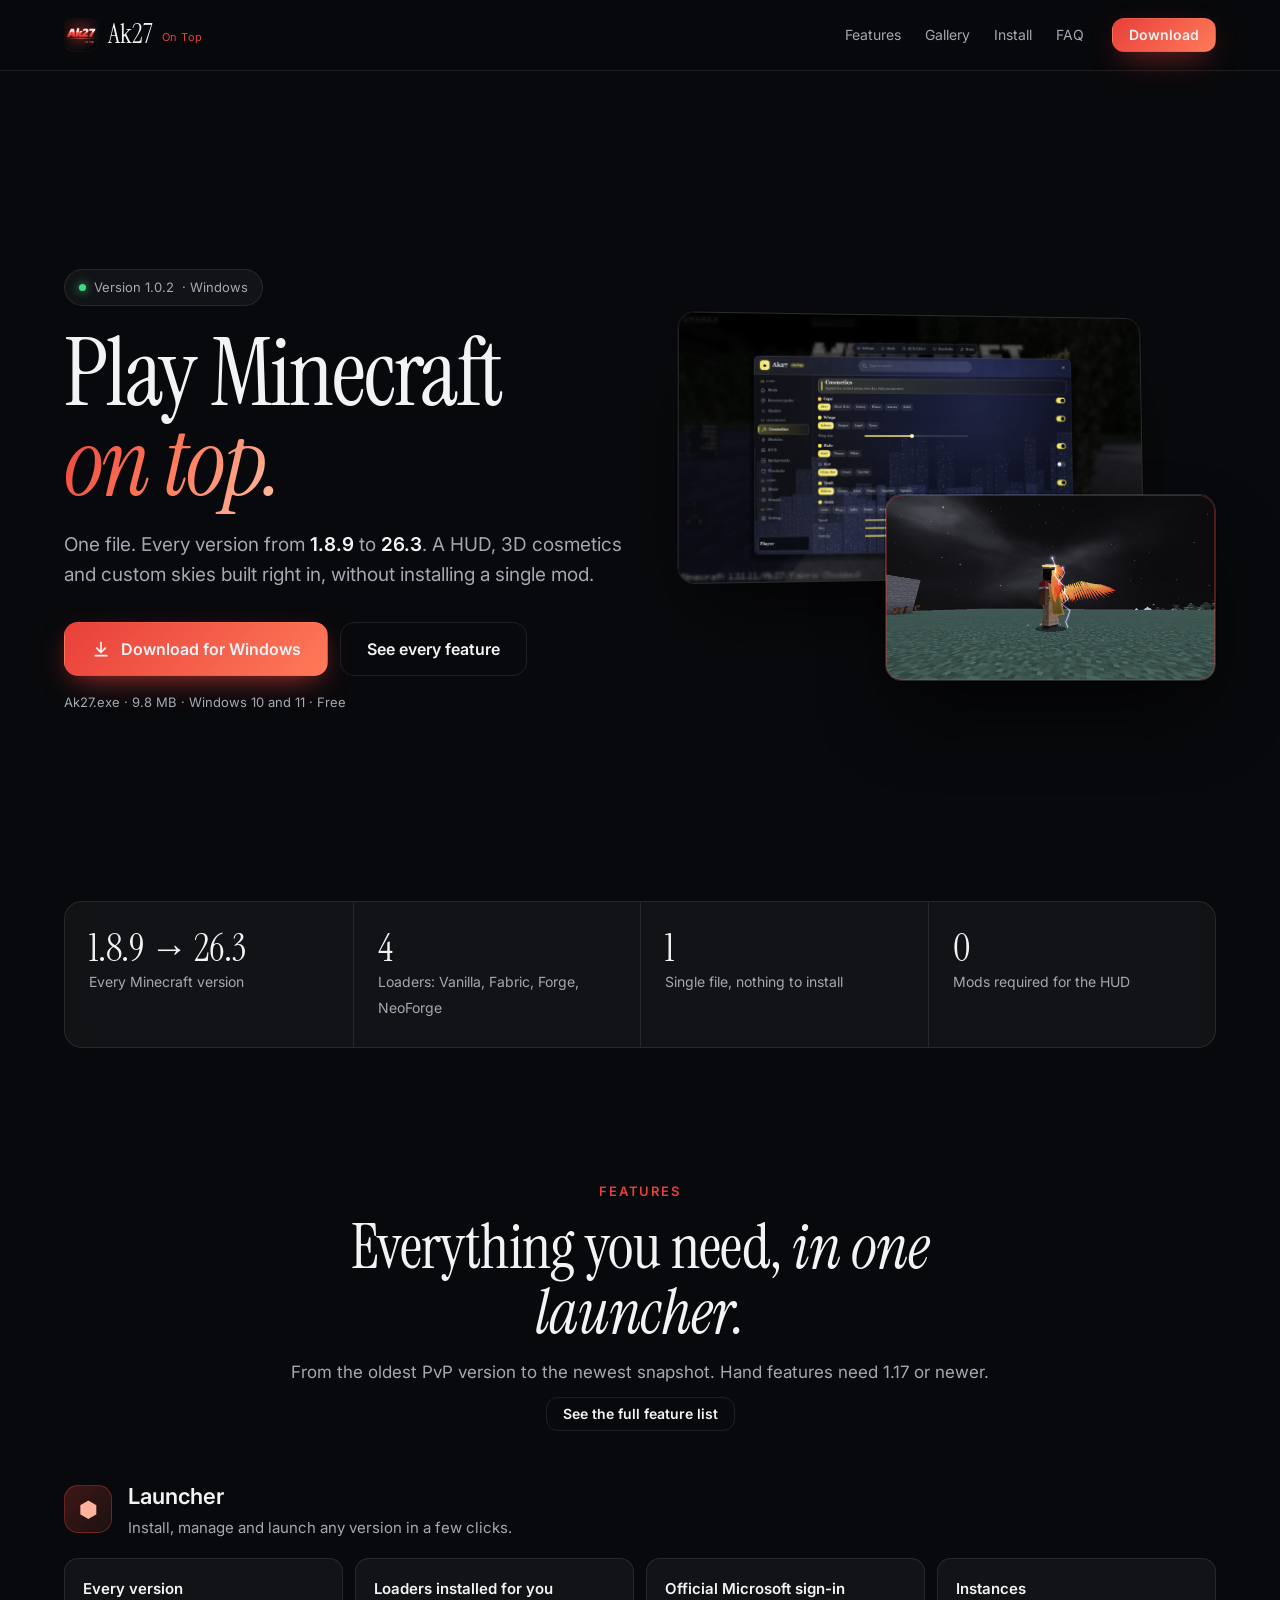
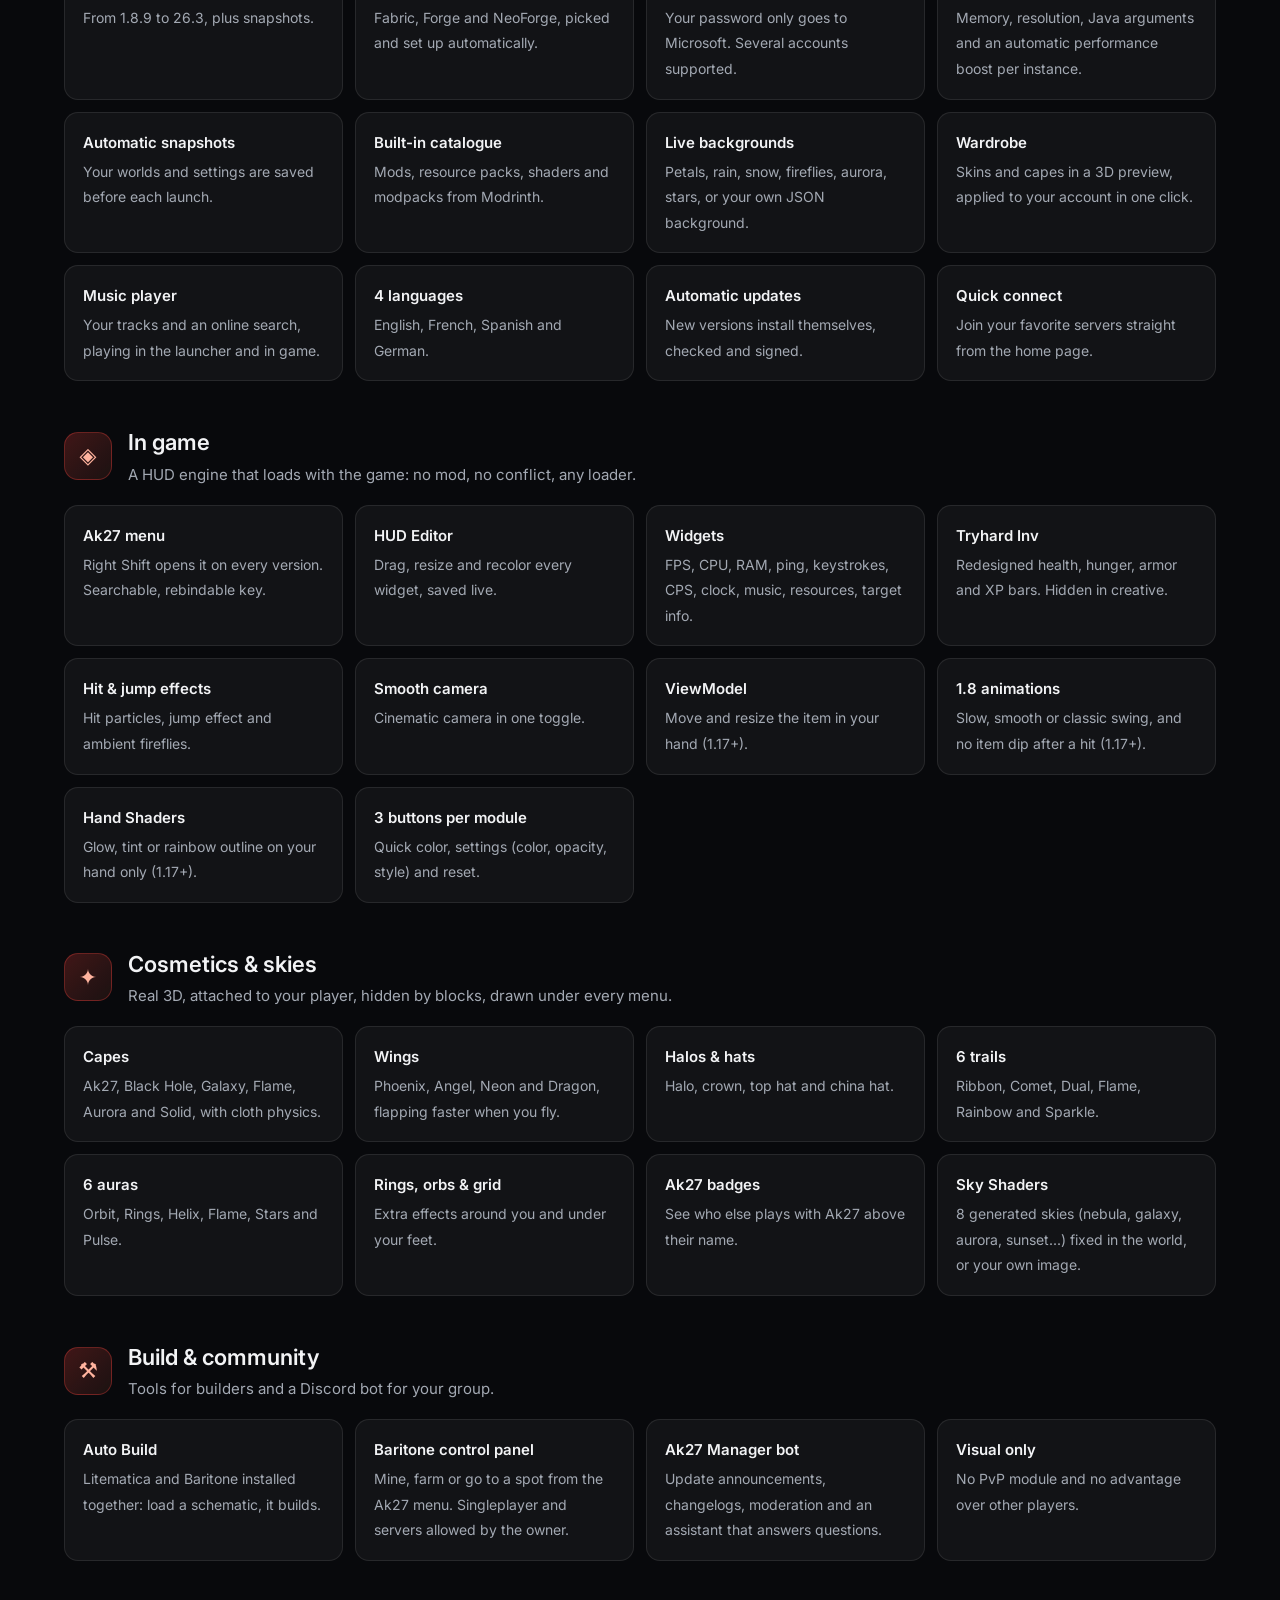
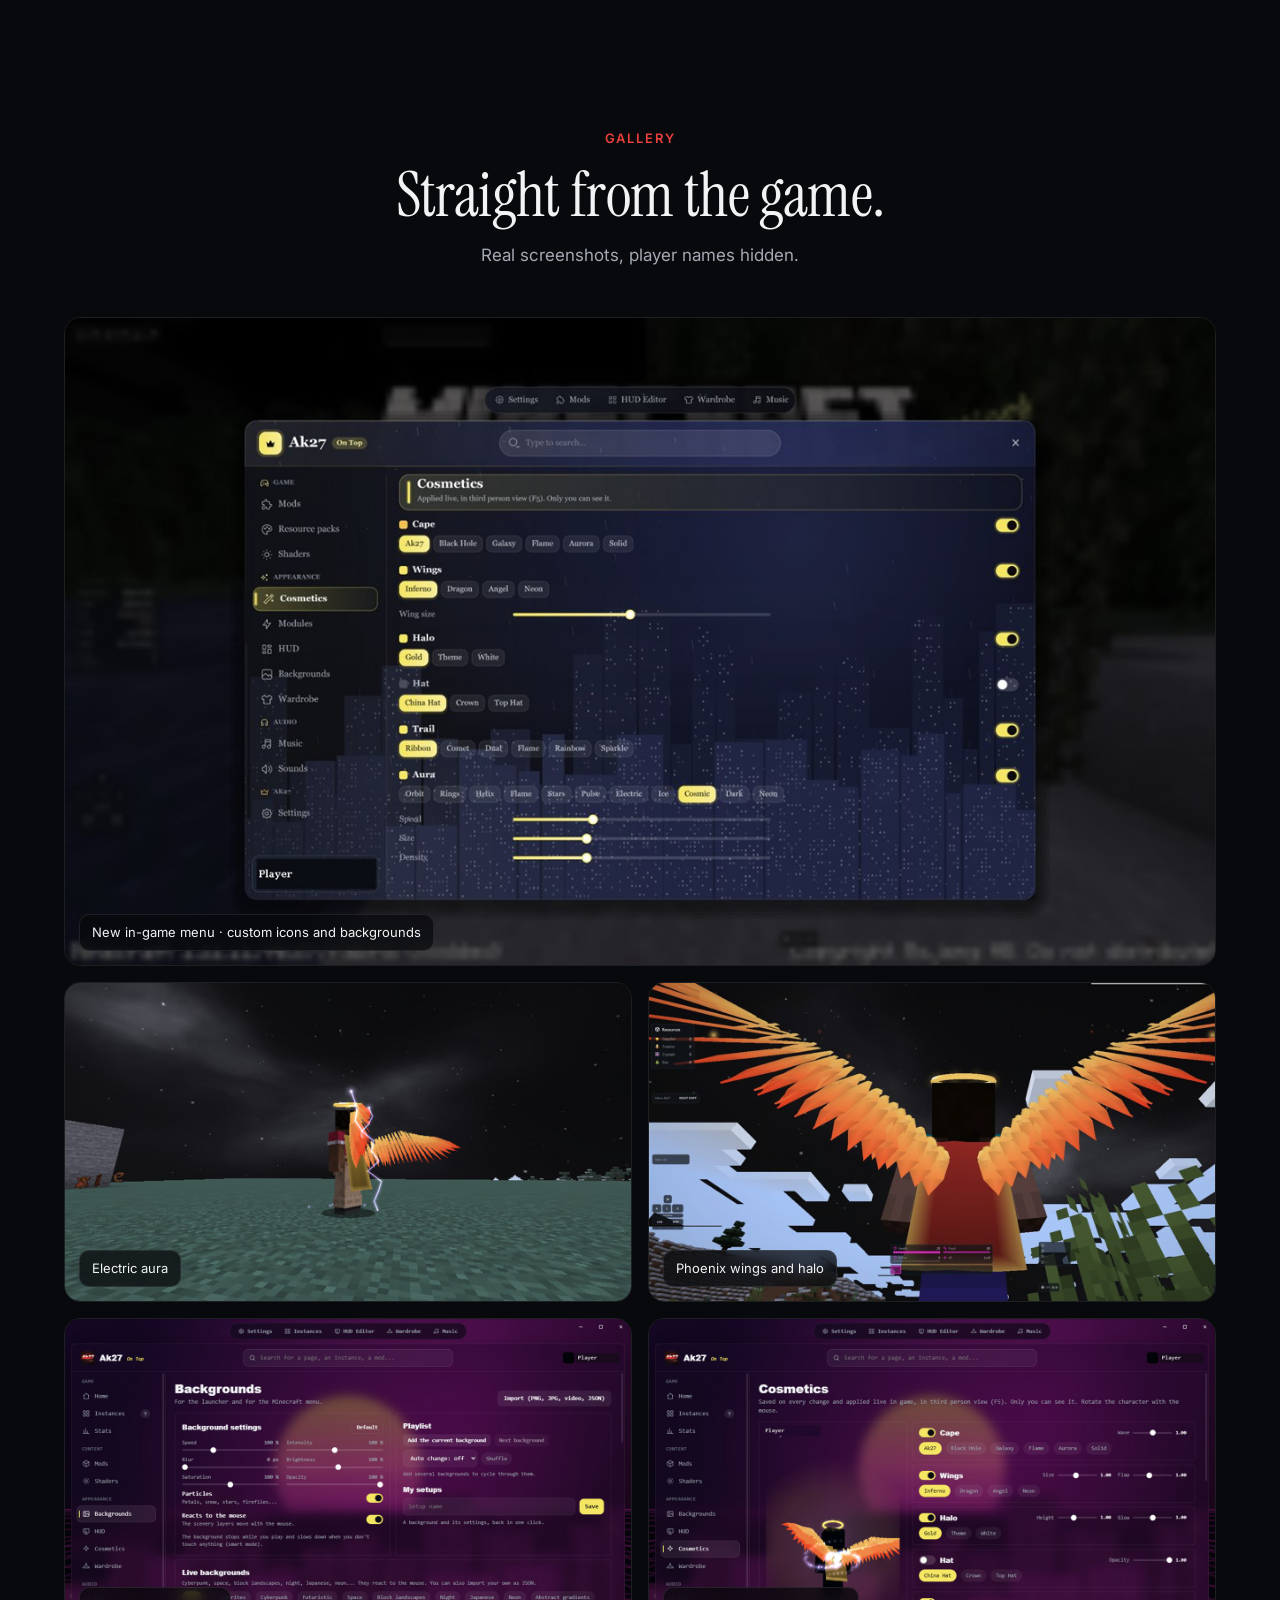
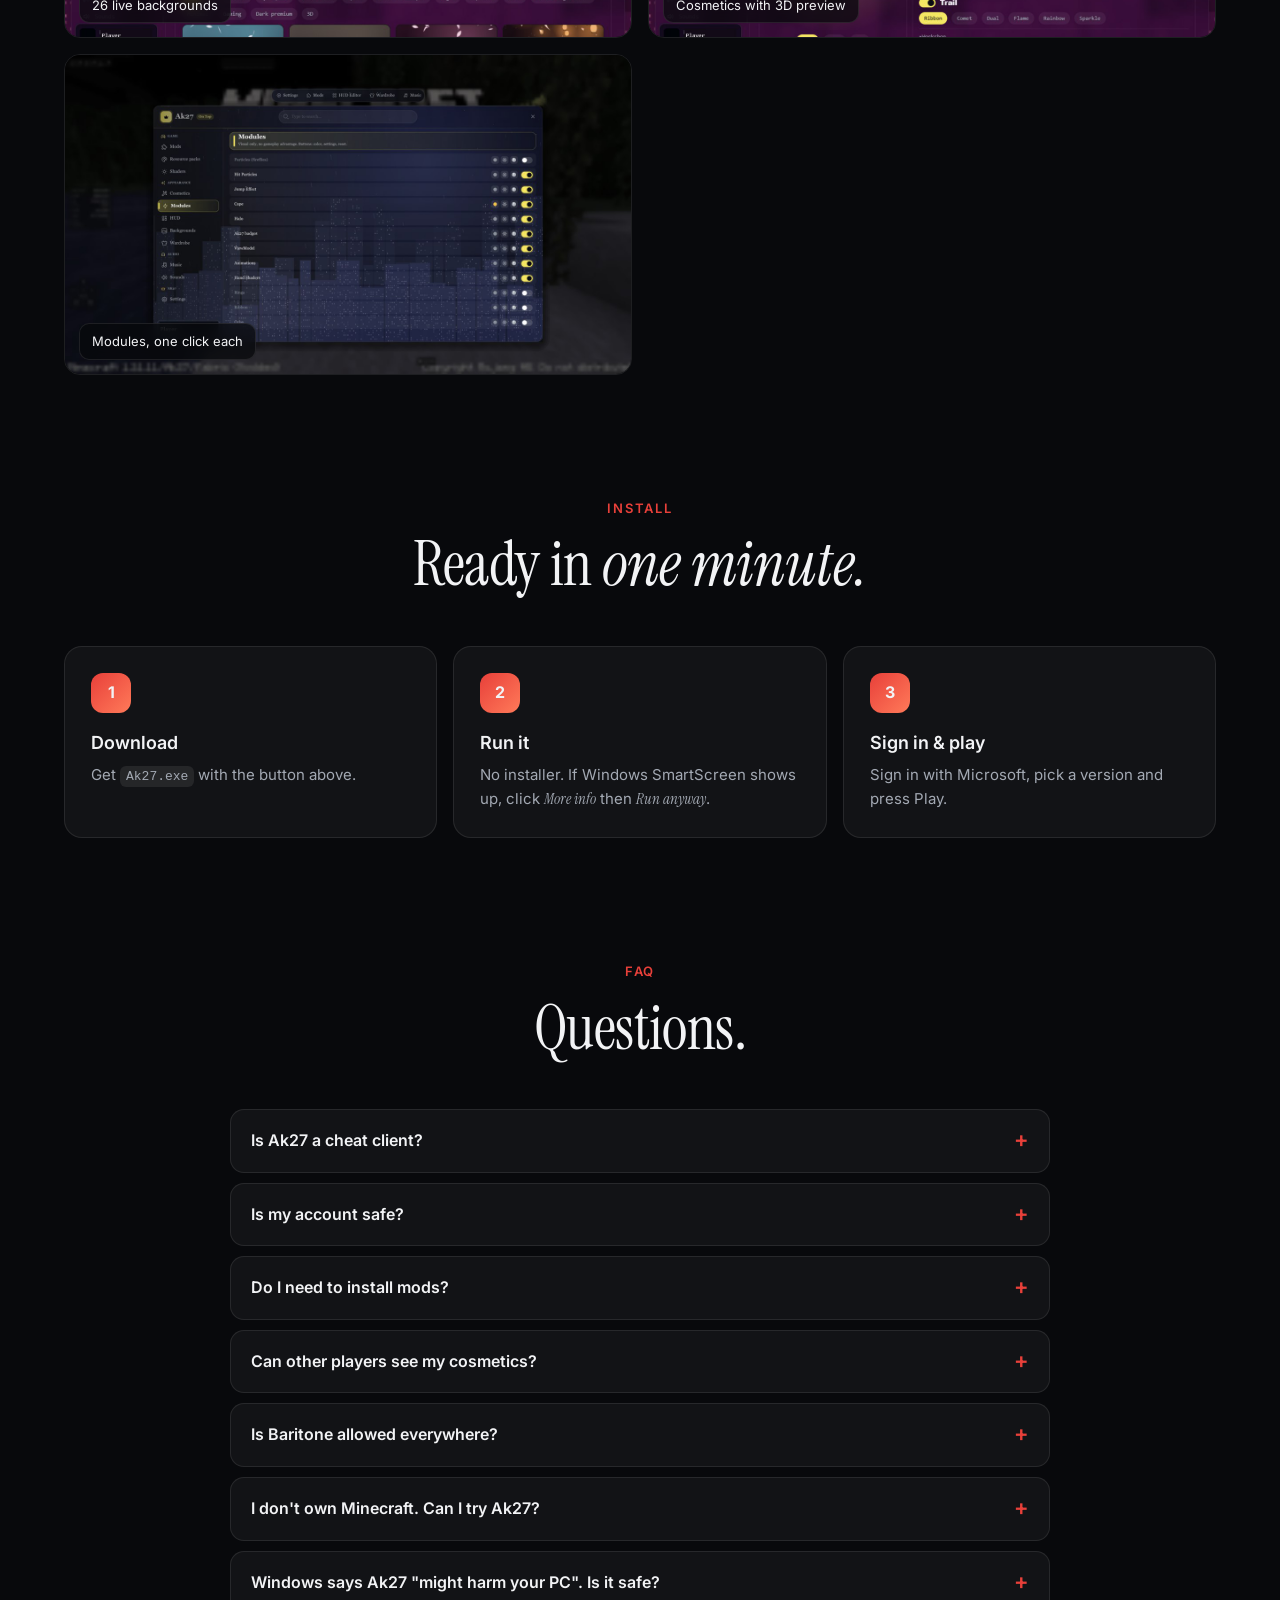
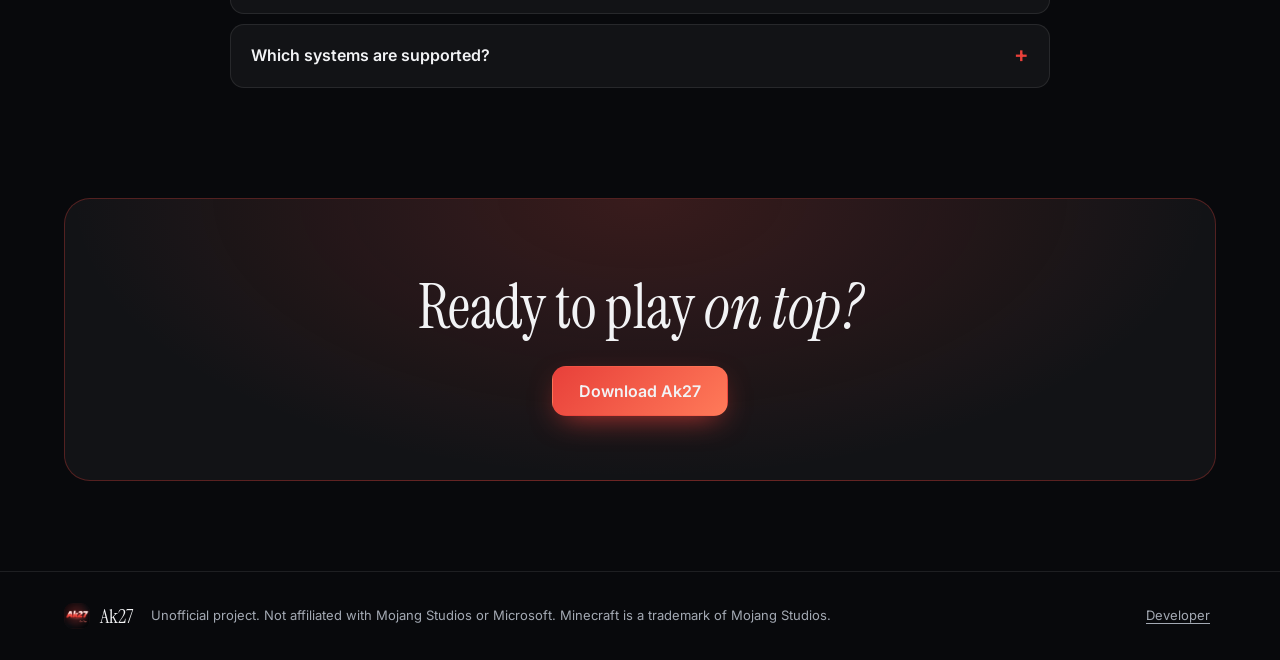
<file: index.html>
<!doctype html>
<html lang="en">
<head>
<meta charset="utf-8">
<meta name="viewport" content="width=device-width, initial-scale=1">
<title>Ak27 — On Top</title>
<meta name="description" content="Ak27 is a Minecraft launcher for Windows: one file, every version from 1.8.9 to 26.3, a built-in HUD engine, 3D cosmetics and custom skies.">
<meta property="og:title" content="Ak27 — On Top">
<meta property="og:description" content="One file. Every version from 1.8.9 to 26.3. HUD, 3D cosmetics and skies, without a single mod.">
<meta property="og:image" content="img/aura.jpg">
<meta name="theme-color" content="#08090c">
<link rel="icon" href="img/logo.png">
<link rel="preconnect" href="https://fonts.googleapis.com">
<link rel="preconnect" href="https://fonts.gstatic.com" crossorigin>
<link href="https://fonts.googleapis.com/css2?family=Instrument+Serif:ital@0;1&family=Inter:wght@400;500;600;700&display=swap" rel="stylesheet">
<link rel="stylesheet" href="style.css">
</head>
<body>
<canvas id="stars" aria-hidden="true"></canvas>
<div class="glow g1" aria-hidden="true"></div>
<div class="glow g2" aria-hidden="true"></div>

<header class="nav">
  <a class="brand" href="#top"><img src="img/logo.png" alt="" width="34" height="34"><span>Ak27</span><em>On Top</em></a>
  <nav>
    <a href="#features">Features</a>
    <a href="#gallery">Gallery</a>
    <a href="#install">Install</a>
    <a href="#faq">FAQ</a>
  </nav>
  <a class="btn sm pri dl" href="#download">Download</a>
</header>

<main id="top">
  <section class="hero">
    <div class="hero-text reveal">
      <span class="pill"><span class="dot"></span> <span data-ver>Version 1.0.2</span> · Windows</span>
      <h1>Play Minecraft<br><i>on top.</i></h1>
      <p class="lead">One file. Every version from <b>1.8.9</b> to <b>26.3</b>. A HUD, 3D cosmetics and custom skies built right in, without installing a single mod.</p>
      <div class="cta">
        <a class="btn pri big dl" id="download" href="https://github.com/wizzardblabla/ak27-site/releases/latest/download/Ak27.exe">
          <svg viewBox="0 0 24 24" width="20" height="20" aria-hidden="true"><path fill="currentColor" d="M12 3a1 1 0 0 1 1 1v9.6l3.3-3.3a1 1 0 1 1 1.4 1.4l-5 5a1 1 0 0 1-1.4 0l-5-5a1 1 0 1 1 1.4-1.4l3.3 3.3V4a1 1 0 0 1 1-1zM5 19h14a1 1 0 1 1 0 2H5a1 1 0 1 1 0-2z"/></svg>
          Download for Windows
        </a>
        <a class="btn ghost big" href="features.html">See every feature</a>
      </div>
      <p class="fine"><span data-size>Ak27.exe · 9.8 MB</span> · Windows 10 and 11 · Free</p>
    </div>
    <div class="hero-shot reveal">
      <div class="frame tilt"><img src="img/menu.jpg" alt="The redesigned Ak27 in-game menu with custom icons on every tab and a night city background" width="1280" height="720"></div>
      <div class="frame float"><img src="img/aura.jpg" alt="A player in third person with the Electric aura, phoenix wings and a golden halo" width="1280" height="720"></div>
    </div>
  </section>

  <section class="stats reveal" aria-label="Ak27 in numbers">
    <div><b>1.8.9 → 26.3</b><span>Every Minecraft version</span></div>
    <div><b>4</b><span>Loaders: Vanilla, Fabric, Forge, NeoForge</span></div>
    <div><b>1</b><span>Single file, nothing to install</span></div>
    <div><b>0</b><span>Mods required for the HUD</span></div>
  </section>

  <section id="features" class="block">
    <div class="head reveal">
      <span class="kicker">Features</span>
      <h2>Everything you need, <i>in one launcher.</i></h2>
      <p>From the oldest PvP version to the newest snapshot. Hand features need 1.17 or newer.</p>
      <p style="margin-top:10px"><a class="btn ghost sm" href="features.html">See the full feature list</a></p>
    </div>

    <div class="group reveal">
      <div class="ghead"><span class="ico">⬢</span><div><h3>Launcher</h3><p>Install, manage and launch any version in a few clicks.</p></div></div>
      <ul class="cards">
        <li><b>Every version</b><span>From 1.8.9 to 26.3, plus snapshots.</span></li>
        <li><b>Loaders installed for you</b><span>Fabric, Forge and NeoForge, picked and set up automatically.</span></li>
        <li><b>Official Microsoft sign-in</b><span>Your password only goes to Microsoft. Several accounts supported.</span></li>
        <li><b>Instances</b><span>Memory, resolution, Java arguments and an automatic performance boost per instance.</span></li>
        <li><b>Automatic snapshots</b><span>Your worlds and settings are saved before each launch.</span></li>
        <li><b>Built-in catalogue</b><span>Mods, resource packs, shaders and modpacks from Modrinth.</span></li>
        <li><b>Live backgrounds</b><span>Petals, rain, snow, fireflies, aurora, stars, or your own JSON background.</span></li>
        <li><b>Wardrobe</b><span>Skins and capes in a 3D preview, applied to your account in one click.</span></li>
        <li><b>Music player</b><span>Your tracks and an online search, playing in the launcher and in game.</span></li>
        <li><b>4 languages</b><span>English, French, Spanish and German.</span></li>
        <li><b>Automatic updates</b><span>New versions install themselves, checked and signed.</span></li>
        <li><b>Quick connect</b><span>Join your favorite servers straight from the home page.</span></li>
      </ul>
    </div>

    <div class="group reveal">
      <div class="ghead"><span class="ico">◈</span><div><h3>In game</h3><p>A HUD engine that loads with the game: no mod, no conflict, any loader.</p></div></div>
      <ul class="cards">
        <li><b>Ak27 menu</b><span>Right Shift opens it on every version. Searchable, rebindable key.</span></li>
        <li><b>HUD Editor</b><span>Drag, resize and recolor every widget, saved live.</span></li>
        <li><b>Widgets</b><span>FPS, CPU, RAM, ping, keystrokes, CPS, clock, music, resources, target info.</span></li>
        <li><b>Tryhard Inv</b><span>Redesigned health, hunger, armor and XP bars. Hidden in creative.</span></li>
        <li><b>Hit &amp; jump effects</b><span>Hit particles, jump effect and ambient fireflies.</span></li>
        <li><b>Smooth camera</b><span>Cinematic camera in one toggle.</span></li>
        <li><b>ViewModel</b><span>Move and resize the item in your hand (1.17+).</span></li>
        <li><b>1.8 animations</b><span>Slow, smooth or classic swing, and no item dip after a hit (1.17+).</span></li>
        <li><b>Hand Shaders</b><span>Glow, tint or rainbow outline on your hand only (1.17+).</span></li>
        <li><b>3 buttons per module</b><span>Quick color, settings (color, opacity, style) and reset.</span></li>
      </ul>
    </div>

    <div class="group reveal">
      <div class="ghead"><span class="ico">✦</span><div><h3>Cosmetics &amp; skies</h3><p>Real 3D, attached to your player, hidden by blocks, drawn under every menu.</p></div></div>
      <ul class="cards">
        <li><b>Capes</b><span>Ak27, Black Hole, Galaxy, Flame, Aurora and Solid, with cloth physics.</span></li>
        <li><b>Wings</b><span>Phoenix, Angel, Neon and Dragon, flapping faster when you fly.</span></li>
        <li><b>Halos &amp; hats</b><span>Halo, crown, top hat and china hat.</span></li>
        <li><b>6 trails</b><span>Ribbon, Comet, Dual, Flame, Rainbow and Sparkle.</span></li>
        <li><b>6 auras</b><span>Orbit, Rings, Helix, Flame, Stars and Pulse.</span></li>
        <li><b>Rings, orbs &amp; grid</b><span>Extra effects around you and under your feet.</span></li>
        <li><b>Ak27 badges</b><span>See who else plays with Ak27 above their name.</span></li>
        <li><b>Sky Shaders</b><span>8 generated skies (nebula, galaxy, aurora, sunset...) fixed in the world, or your own image.</span></li>
      </ul>
    </div>

    <div class="group reveal">
      <div class="ghead"><span class="ico">⚒</span><div><h3>Build &amp; community</h3><p>Tools for builders and a Discord bot for your group.</p></div></div>
      <ul class="cards">
        <li><b>Auto Build</b><span>Litematica and Baritone installed together: load a schematic, it builds.</span></li>
        <li><b>Baritone control panel</b><span>Mine, farm or go to a spot from the Ak27 menu. Singleplayer and servers allowed by the owner.</span></li>
        <li><b>Ak27 Manager bot</b><span>Update announcements, changelogs, moderation and an assistant that answers questions.</span></li>
        <li><b>Visual only</b><span>No PvP module and no advantage over other players.</span></li>
      </ul>
    </div>
  </section>

  <section id="gallery" class="block">
    <div class="head reveal">
      <span class="kicker">Gallery</span>
      <h2>Straight from the game.</h2>
      <p>Real screenshots, player names hidden.</p>
    </div>
    <div class="gallery">
      <figure class="reveal wide"><img src="img/menu.jpg" alt="The redesigned in-game menu with custom icons and a night city background" loading="lazy" width="1280" height="720"><figcaption>New in-game menu · custom icons and backgrounds</figcaption></figure>
      <figure class="reveal"><img src="img/aura.jpg" alt="The Electric aura with lightning around a player" loading="lazy" width="1280" height="720"><figcaption>Electric aura</figcaption></figure>
      <figure class="reveal"><img src="img/phoenix.jpg" alt="Huge phoenix wings and a halo seen from behind" loading="lazy" width="1280" height="720"><figcaption>Phoenix wings and halo</figcaption></figure>
      <figure class="reveal"><img src="img/launcher-bg.jpg" alt="Launcher backgrounds page with settings, playlist and live background categories" loading="lazy" width="1280" height="720"><figcaption>26 live backgrounds</figcaption></figure>
      <figure class="reveal"><img src="img/launcher-cosmetics.jpg" alt="Launcher cosmetics page with a 3D preview of the player" loading="lazy" width="1280" height="720"><figcaption>Cosmetics with 3D preview</figcaption></figure>
      <figure class="reveal"><img src="img/modules.jpg" alt="In-game Modules page with a switch and settings for every module" loading="lazy" width="1280" height="720"><figcaption>Modules, one click each</figcaption></figure>
    </div>
  </section>

  <section id="install" class="block">
    <div class="head reveal">
      <span class="kicker">Install</span>
      <h2>Ready in <i>one minute.</i></h2>
    </div>
    <ol class="steps">
      <li class="reveal"><span>1</span><b>Download</b><p>Get <code>Ak27.exe</code> with the button above.</p></li>
      <li class="reveal"><span>2</span><b>Run it</b><p>No installer. If Windows SmartScreen shows up, click <i>More info</i> then <i>Run anyway</i>.</p></li>
      <li class="reveal"><span>3</span><b>Sign in &amp; play</b><p>Sign in with Microsoft, pick a version and press Play.</p></li>
    </ol>
  </section>

  <section id="faq" class="block narrow">
    <div class="head reveal">
      <span class="kicker">FAQ</span>
      <h2>Questions.</h2>
    </div>
    <details class="reveal"><summary>Is Ak27 a cheat client?</summary><p>No. Every module is visual: HUD, cosmetics, skies and animations. There is no PvP module and nothing that gives you an advantage over other players.</p></details>
    <details class="reveal"><summary>Is my account safe?</summary><p>Sign-in goes through Microsoft's official page. Ak27 never sees or stores your password.</p></details>
    <details class="reveal"><summary>Do I need to install mods?</summary><p>No. The HUD and cosmetics load with the game on their own, so they work with Vanilla, Fabric, Forge and NeoForge without conflicts. You can still add mods from the catalogue.</p></details>
    <details class="reveal"><summary>Can other players see my cosmetics?</summary><p>Cosmetics are drawn on your screen. Other Ak27 players see your Ak27 badge above your name.</p></details>
    <details class="reveal"><summary>Is Baritone allowed everywhere?</summary><p>Baritone and Auto Build work in singleplayer and on servers allowed by the owner. Many servers forbid bots: check the rules before using them.</p></details>
    <details class="reveal"><summary>I don't own Minecraft. Can I try Ak27?</summary><p>Yes. Sign in with any Microsoft account: if it doesn't own Minecraft Java, Ak27 starts the official Minecraft demo (singleplayer, about 100 minutes) with the full HUD and cosmetics. Buy the game or get PC Game Pass to play online.</p></details>
    <details class="reveal"><summary>Windows says Ak27 "might harm your PC". Is it safe?</summary><p>Windows shows this warning for programs that are new and not yet downloaded by many people (SmartScreen). Ak27 is a small independent project and is not digitally signed yet, so Windows doesn't know it. Before running it, you can check that your file is the official one: open PowerShell in your Downloads folder and run <code>Get-FileHash Ak27.exe</code>. The result must match the SHA-256 shown on the <a href="https://github.com/wizzardblabla/ak27-site/releases/latest">release page</a>. If it matches, click <b>More info</b>, then <b>Run anyway</b>. Never turn off your antivirus for Ak27, and only download it from this site.</p></details>
    <details class="reveal"><summary>Which systems are supported?</summary><p>Windows 10 and Windows 11, 64-bit.</p></details>
  </section>

  <section class="final reveal">
    <h2>Ready to play <i>on top?</i></h2>
    <a class="btn pri big dl" href="https://github.com/wizzardblabla/ak27-site/releases/latest/download/Ak27.exe">Download Ak27</a>
  </section>
</main>

<footer>
  <div class="brand"><img src="img/logo.png" alt="" width="26" height="26"><span>Ak27</span></div>
  <p>Unofficial project. Not affiliated with Mojang Studios or Microsoft. Minecraft is a trademark of Mojang Studios.</p>
  <button class="link" id="devOpen" type="button">Developer</button>
</footer>

<dialog id="dev" aria-labelledby="devTitle">
  <form id="devForm" class="devbox">
    <h3 id="devTitle">Developer mode</h3>
    <p class="muted">Enter the developer code.</p>
    <input id="devCode" type="password" autocomplete="off" placeholder="Code" required>
    <p id="devErr" class="err" role="alert"></p>
    <div class="row"><button class="btn ghost" type="button" id="devCancel">Cancel</button><button class="btn pri" type="submit" id="devGo">Unlock</button></div>
  </form>
  <div id="devContent" class="devcontent" hidden></div>
</dialog>

<script src="app.js"></script>
</body>
</html>
</file>
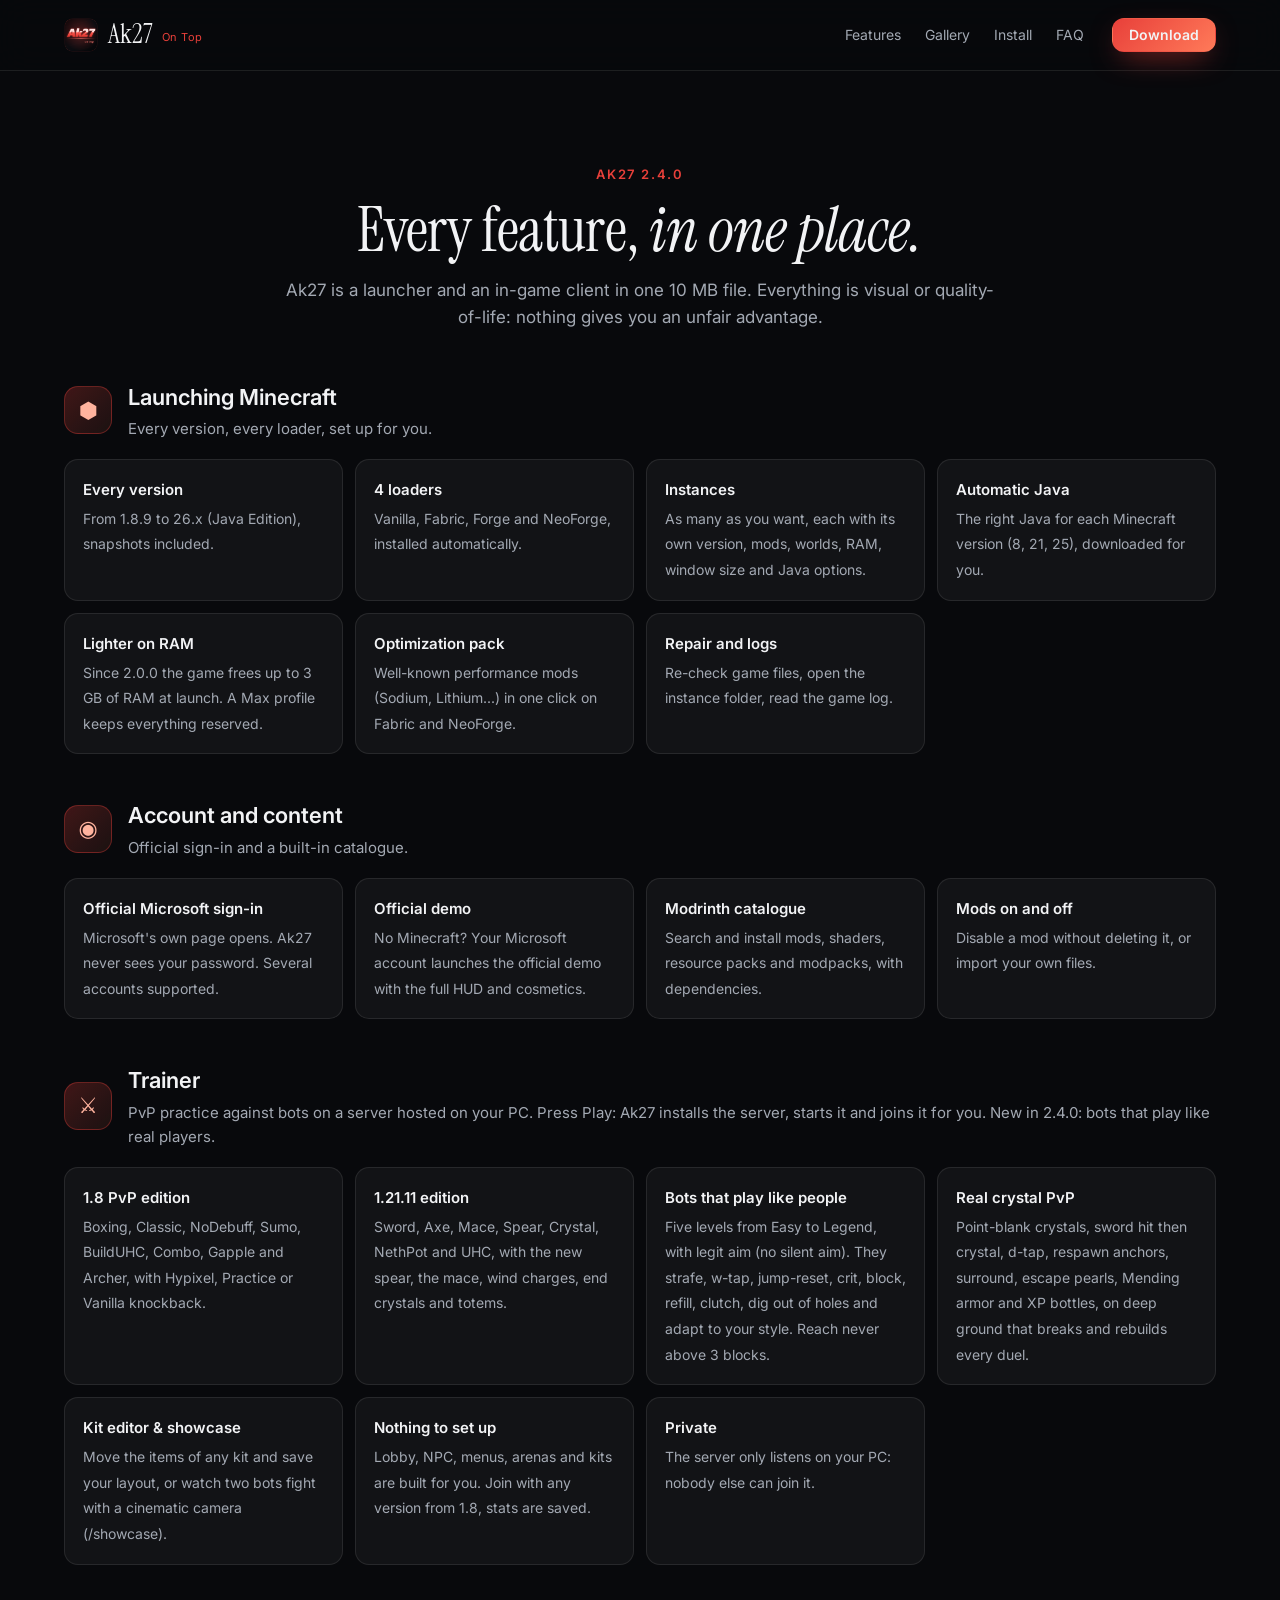
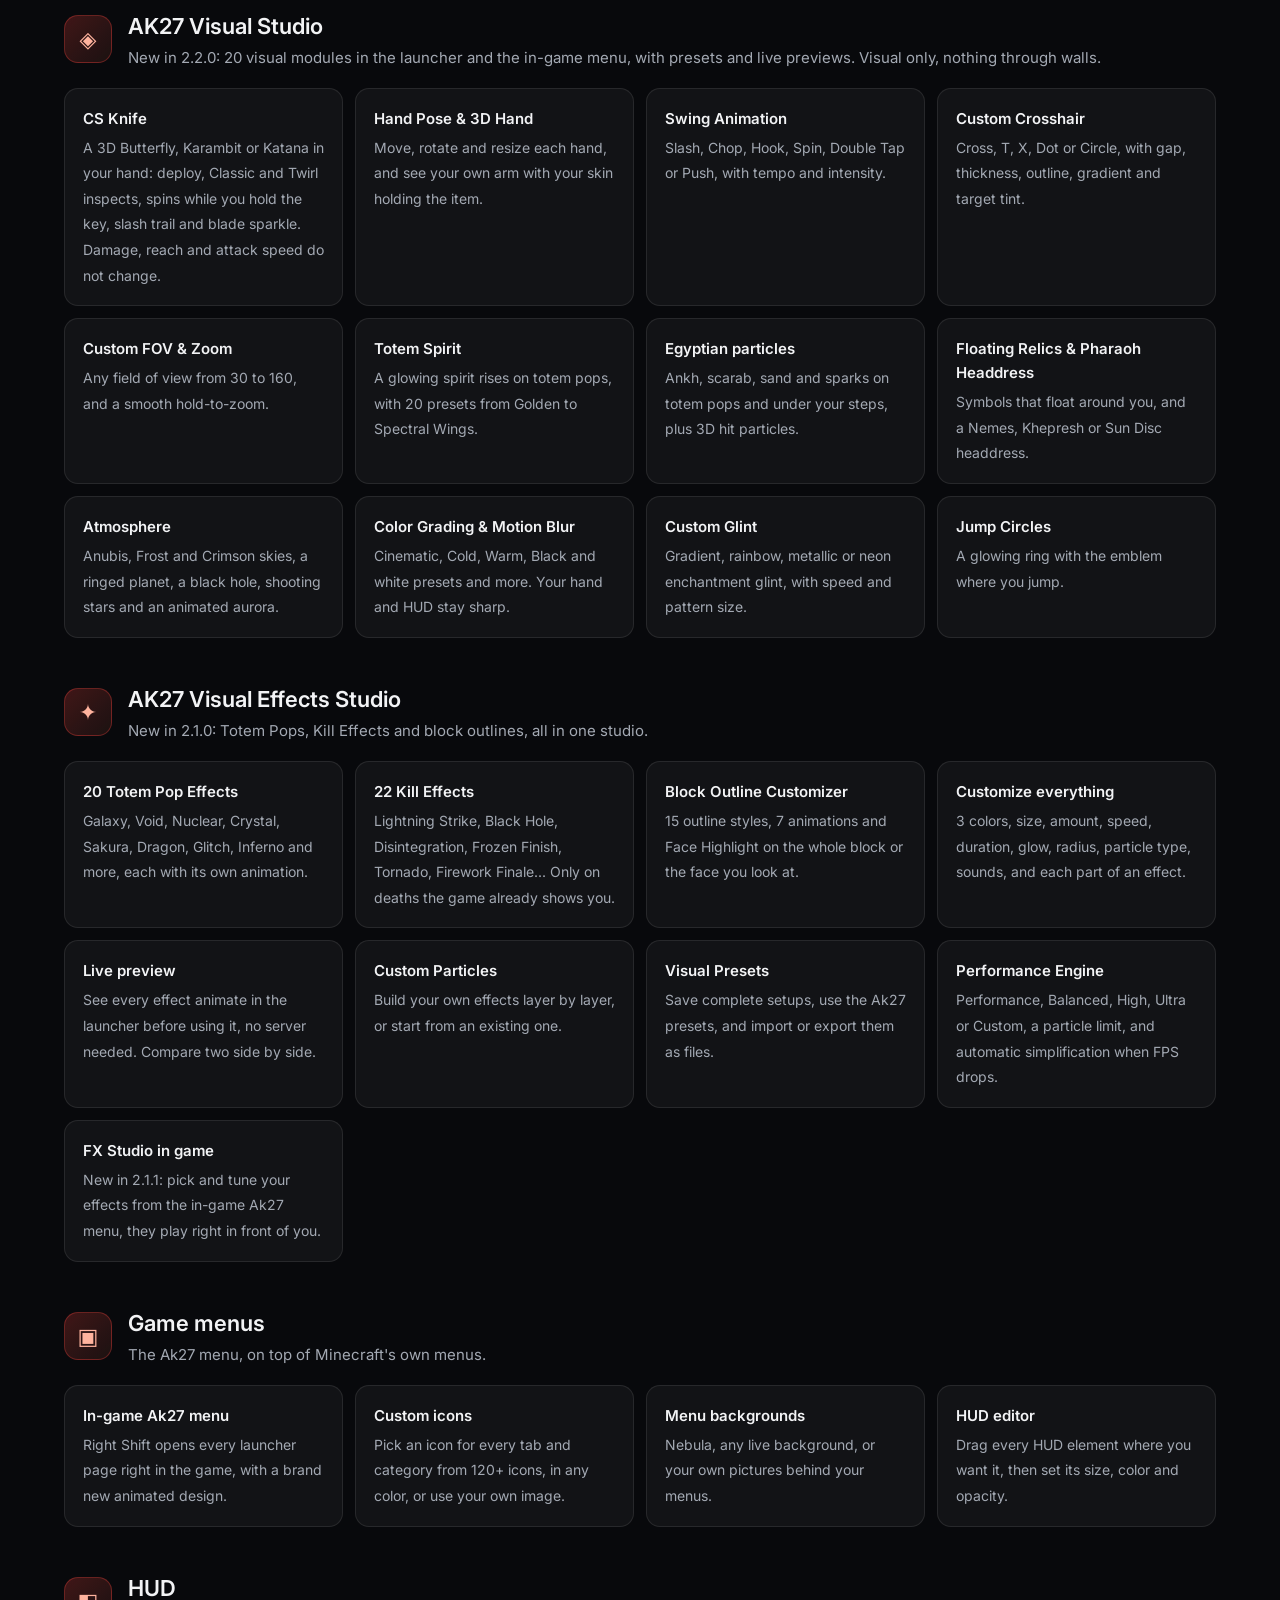
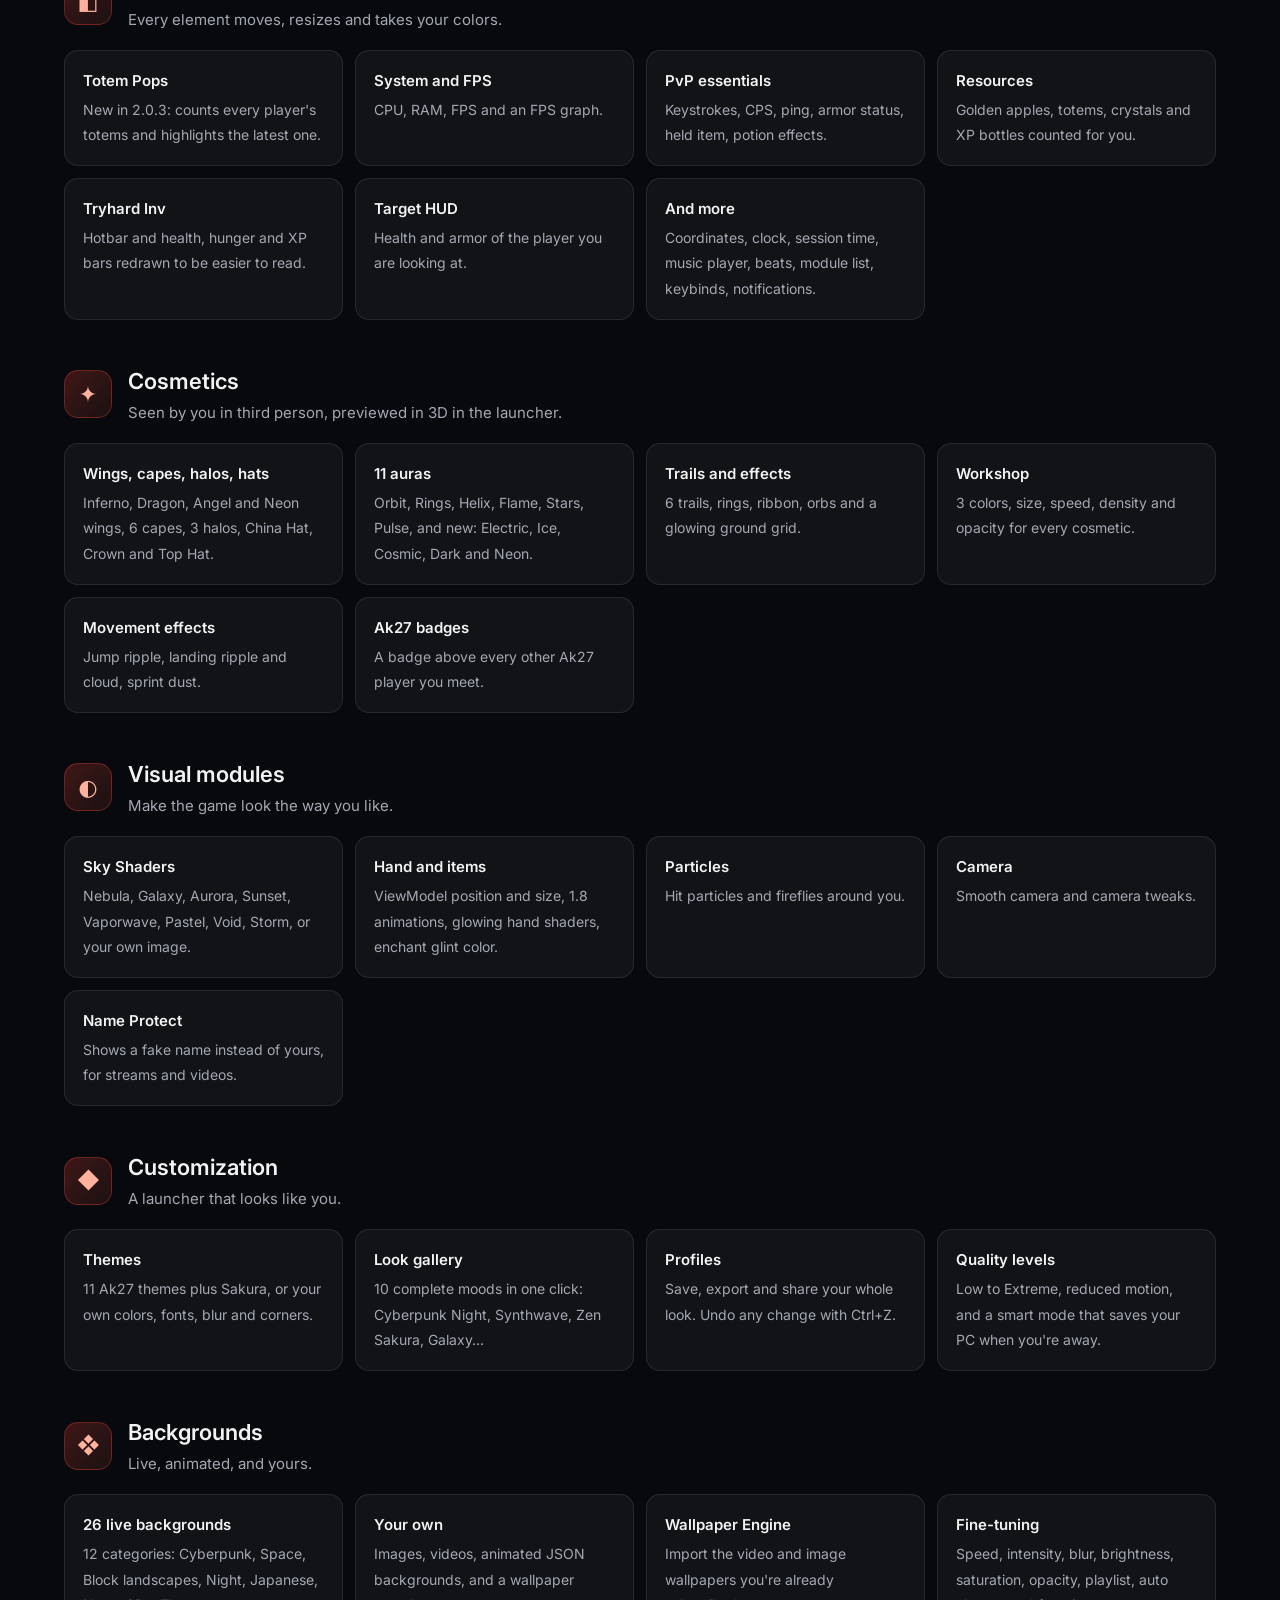
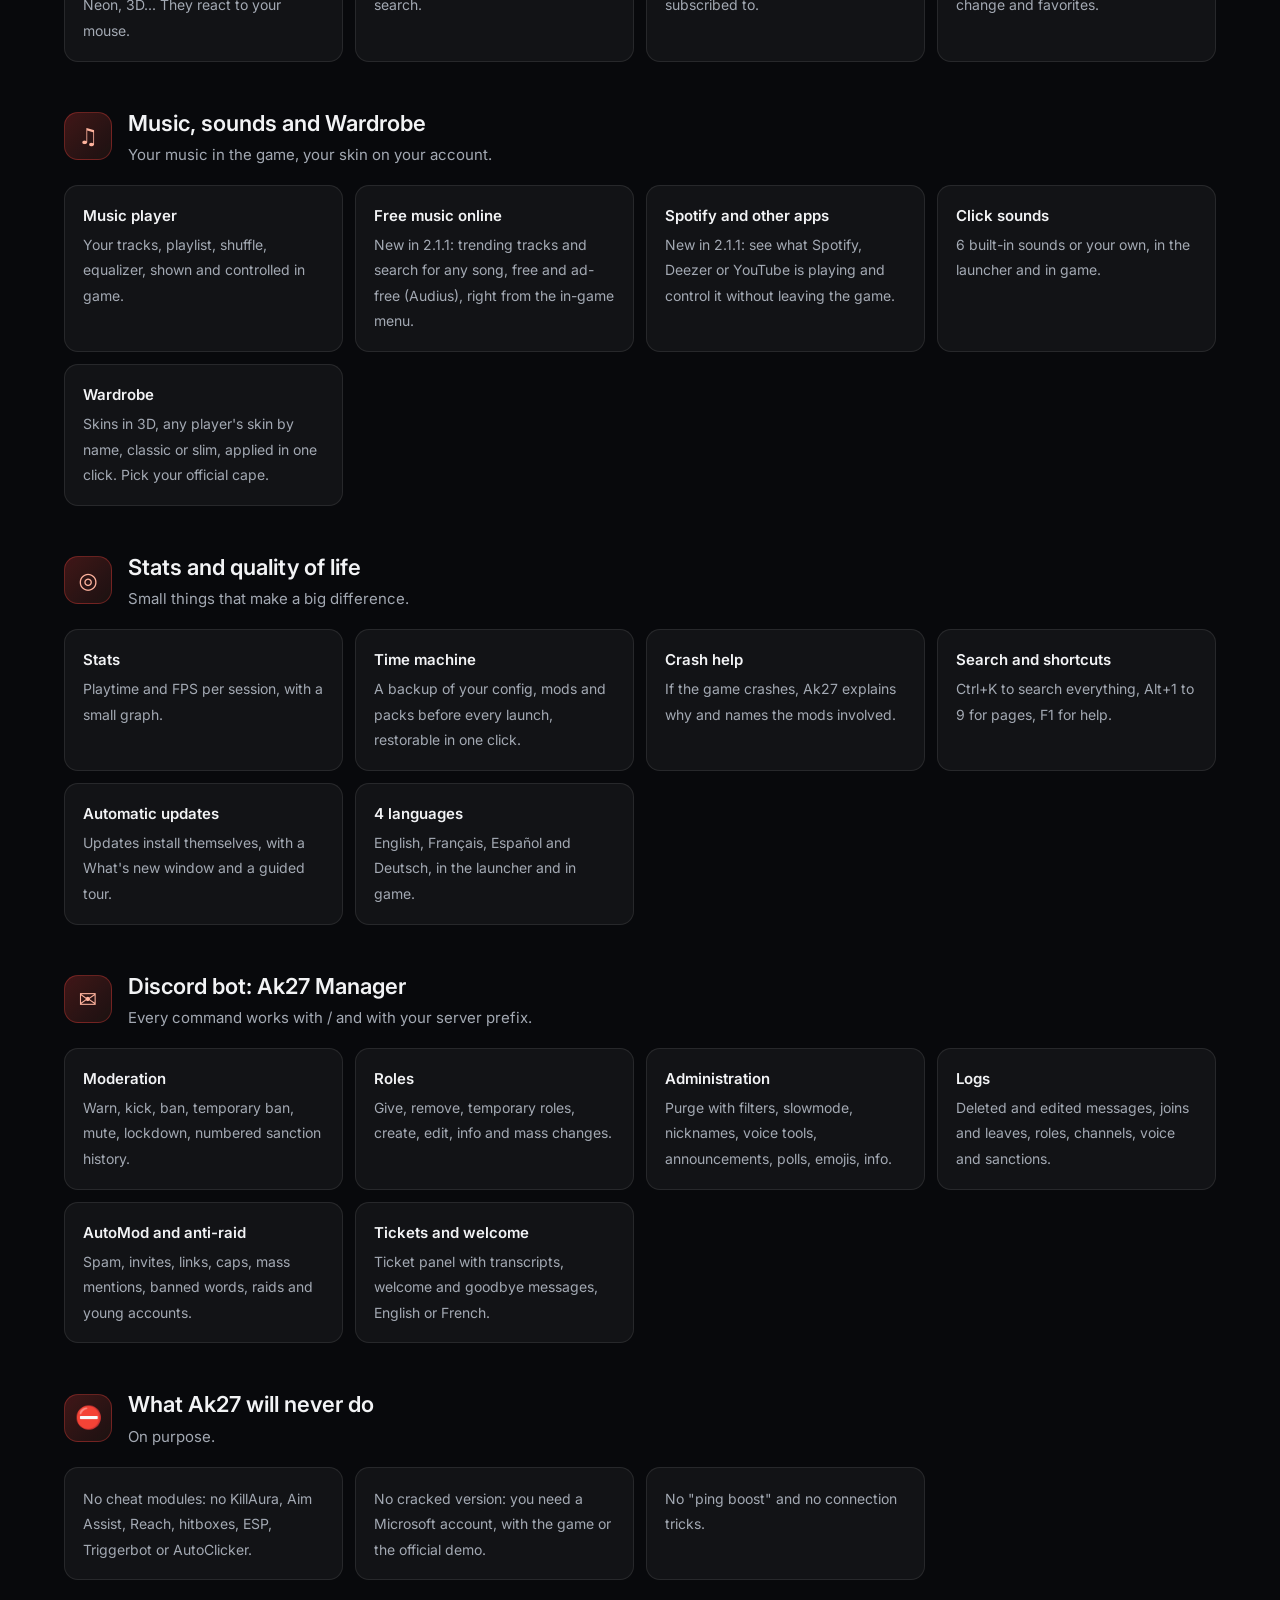
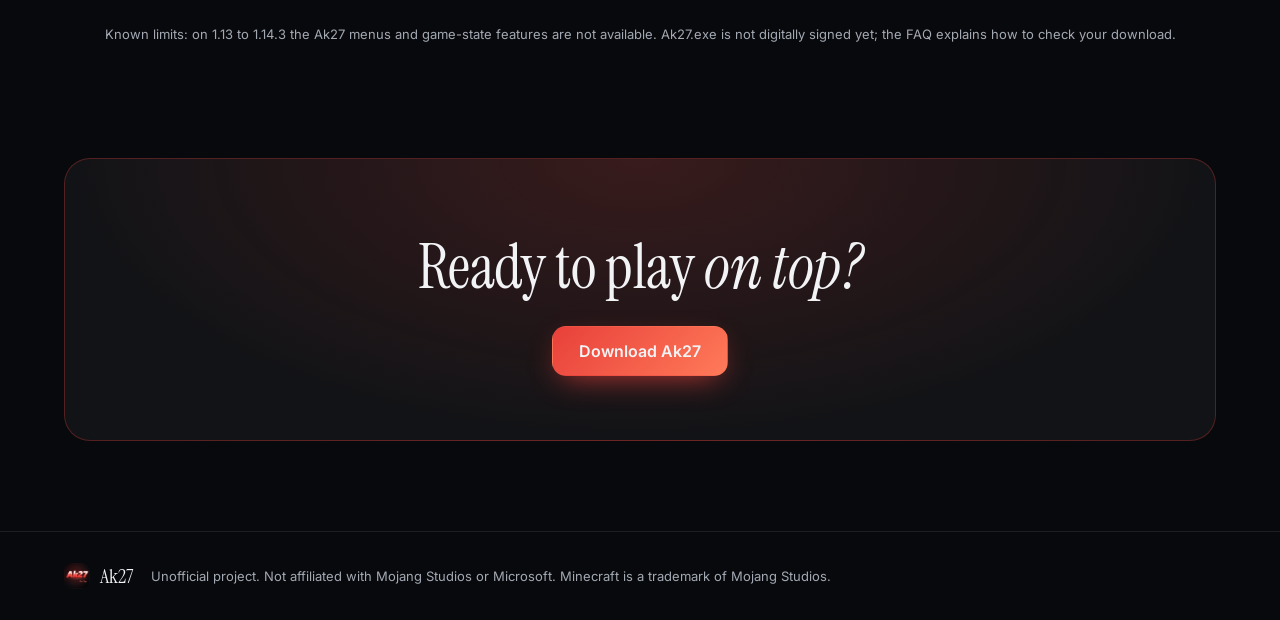
<file: features.html>
<!doctype html>
<html lang="en">
<head>
<meta charset="utf-8">
<meta name="viewport" content="width=device-width, initial-scale=1">
<title>Ak27 — Every feature</title>
<meta name="description" content="Ak27 is a Minecraft launcher for Windows: one file, every version from 1.8.9 to 26.3, a built-in HUD engine, 3D cosmetics and custom skies.">
<meta property="og:title" content="Ak27 — On Top">
<meta property="og:description" content="One file. Every version from 1.8.9 to 26.3. HUD, 3D cosmetics and skies, without a single mod.">
<meta property="og:image" content="img/aura.jpg">
<meta name="theme-color" content="#08090c">
<link rel="icon" href="img/logo.png">
<link rel="preconnect" href="https://fonts.googleapis.com">
<link rel="preconnect" href="https://fonts.gstatic.com" crossorigin>
<link href="https://fonts.googleapis.com/css2?family=Instrument+Serif:ital@0;1&family=Inter:wght@400;500;600;700&display=swap" rel="stylesheet">
<link rel="stylesheet" href="style.css">
</head>
<body>
<canvas id="stars" aria-hidden="true"></canvas>
<div class="glow g1" aria-hidden="true"></div>
<div class="glow g2" aria-hidden="true"></div>

<header class="nav">
  <a class="brand" href="index.html"><img src="img/logo.png" alt="" width="34" height="34"><span>Ak27</span><em>On Top</em></a>
  <nav>
    <a href="features.html">Features</a>
    <a href="index.html#gallery">Gallery</a>
    <a href="index.html#install">Install</a>
    <a href="index.html#faq">FAQ</a>
  </nav>
  <a class="btn sm pri dl" href="index.html#download">Download</a>
</header>

<main id="top">
  <section class="block">
    <div class="head reveal">
      <span class="kicker">Ak27 2.4.0</span>
      <h2>Every feature, <i>in one place.</i></h2>
      <p>Ak27 is a launcher and an in-game client in one 10 MB file. Everything is visual or quality-of-life: nothing gives you an unfair advantage.</p>
    </div>
    <div class="group reveal">
      <div class="ghead"><span class="ico">⬢</span><div><h3>Launching Minecraft</h3><p>Every version, every loader, set up for you.</p></div></div>
      <ul class="cards">
        <li><b>Every version</b><span>From 1.8.9 to 26.x (Java Edition), snapshots included.</span></li>
        <li><b>4 loaders</b><span>Vanilla, Fabric, Forge and NeoForge, installed automatically.</span></li>
        <li><b>Instances</b><span>As many as you want, each with its own version, mods, worlds, RAM, window size and Java options.</span></li>
        <li><b>Automatic Java</b><span>The right Java for each Minecraft version (8, 21, 25), downloaded for you.</span></li>
        <li><b>Lighter on RAM</b><span>Since 2.0.0 the game frees up to 3 GB of RAM at launch. A Max profile keeps everything reserved.</span></li>
        <li><b>Optimization pack</b><span>Well-known performance mods (Sodium, Lithium...) in one click on Fabric and NeoForge.</span></li>
        <li><b>Repair and logs</b><span>Re-check game files, open the instance folder, read the game log.</span></li>
      </ul>
    </div>
    <div class="group reveal">
      <div class="ghead"><span class="ico">◉</span><div><h3>Account and content</h3><p>Official sign-in and a built-in catalogue.</p></div></div>
      <ul class="cards">
        <li><b>Official Microsoft sign-in</b><span>Microsoft&#x27;s own page opens. Ak27 never sees your password. Several accounts supported.</span></li>
        <li><b>Official demo</b><span>No Minecraft? Your Microsoft account launches the official demo with the full HUD and cosmetics.</span></li>
        <li><b>Modrinth catalogue</b><span>Search and install mods, shaders, resource packs and modpacks, with dependencies.</span></li>
        <li><b>Mods on and off</b><span>Disable a mod without deleting it, or import your own files.</span></li>
      </ul>
    </div>
    <div class="group reveal">
      <div class="ghead"><span class="ico">⚔</span><div><h3>Trainer</h3><p>PvP practice against bots on a server hosted on your PC. Press Play: Ak27 installs the server, starts it and joins it for you. New in 2.4.0: bots that play like real players.</p></div></div>
      <ul class="cards">
        <li><b>1.8 PvP edition</b><span>Boxing, Classic, NoDebuff, Sumo, BuildUHC, Combo, Gapple and Archer, with Hypixel, Practice or Vanilla knockback.</span></li>
        <li><b>1.21.11 edition</b><span>Sword, Axe, Mace, Spear, Crystal, NethPot and UHC, with the new spear, the mace, wind charges, end crystals and totems.</span></li>
        <li><b>Bots that play like people</b><span>Five levels from Easy to Legend, with legit aim (no silent aim). They strafe, w-tap, jump-reset, crit, block, refill, clutch, dig out of holes and adapt to your style. Reach never above 3 blocks.</span></li>
        <li><b>Real crystal PvP</b><span>Point-blank crystals, sword hit then crystal, d-tap, respawn anchors, surround, escape pearls, Mending armor and XP bottles, on deep ground that breaks and rebuilds every duel.</span></li>
        <li><b>Kit editor &amp; showcase</b><span>Move the items of any kit and save your layout, or watch two bots fight with a cinematic camera (/showcase).</span></li>
        <li><b>Nothing to set up</b><span>Lobby, NPC, menus, arenas and kits are built for you. Join with any version from 1.8, stats are saved.</span></li>
        <li><b>Private</b><span>The server only listens on your PC: nobody else can join it.</span></li>
      </ul>
    </div>
    <div class="group reveal">
      <div class="ghead"><span class="ico">◈</span><div><h3>AK27 Visual Studio</h3><p>New in 2.2.0: 20 visual modules in the launcher and the in-game menu, with presets and live previews. Visual only, nothing through walls.</p></div></div>
      <ul class="cards">
        <li><b>CS Knife</b><span>A 3D Butterfly, Karambit or Katana in your hand: deploy, Classic and Twirl inspects, spins while you hold the key, slash trail and blade sparkle. Damage, reach and attack speed do not change.</span></li>
        <li><b>Hand Pose &amp; 3D Hand</b><span>Move, rotate and resize each hand, and see your own arm with your skin holding the item.</span></li>
        <li><b>Swing Animation</b><span>Slash, Chop, Hook, Spin, Double Tap or Push, with tempo and intensity.</span></li>
        <li><b>Custom Crosshair</b><span>Cross, T, X, Dot or Circle, with gap, thickness, outline, gradient and target tint.</span></li>
        <li><b>Custom FOV &amp; Zoom</b><span>Any field of view from 30 to 160, and a smooth hold-to-zoom.</span></li>
        <li><b>Totem Spirit</b><span>A glowing spirit rises on totem pops, with 20 presets from Golden to Spectral Wings.</span></li>
        <li><b>Egyptian particles</b><span>Ankh, scarab, sand and sparks on totem pops and under your steps, plus 3D hit particles.</span></li>
        <li><b>Floating Relics &amp; Pharaoh Headdress</b><span>Symbols that float around you, and a Nemes, Khepresh or Sun Disc headdress.</span></li>
        <li><b>Atmosphere</b><span>Anubis, Frost and Crimson skies, a ringed planet, a black hole, shooting stars and an animated aurora.</span></li>
        <li><b>Color Grading &amp; Motion Blur</b><span>Cinematic, Cold, Warm, Black and white presets and more. Your hand and HUD stay sharp.</span></li>
        <li><b>Custom Glint</b><span>Gradient, rainbow, metallic or neon enchantment glint, with speed and pattern size.</span></li>
        <li><b>Jump Circles</b><span>A glowing ring with the emblem where you jump.</span></li>
      </ul>
    </div>
    <div class="group reveal">
      <div class="ghead"><span class="ico">✦</span><div><h3>AK27 Visual Effects Studio</h3><p>New in 2.1.0: Totem Pops, Kill Effects and block outlines, all in one studio.</p></div></div>
      <ul class="cards">
        <li><b>20 Totem Pop Effects</b><span>Galaxy, Void, Nuclear, Crystal, Sakura, Dragon, Glitch, Inferno and more, each with its own animation.</span></li>
        <li><b>22 Kill Effects</b><span>Lightning Strike, Black Hole, Disintegration, Frozen Finish, Tornado, Firework Finale... Only on deaths the game already shows you.</span></li>
        <li><b>Block Outline Customizer</b><span>15 outline styles, 7 animations and Face Highlight on the whole block or the face you look at.</span></li>
        <li><b>Customize everything</b><span>3 colors, size, amount, speed, duration, glow, radius, particle type, sounds, and each part of an effect.</span></li>
        <li><b>Live preview</b><span>See every effect animate in the launcher before using it, no server needed. Compare two side by side.</span></li>
        <li><b>Custom Particles</b><span>Build your own effects layer by layer, or start from an existing one.</span></li>
        <li><b>Visual Presets</b><span>Save complete setups, use the Ak27 presets, and import or export them as files.</span></li>
        <li><b>Performance Engine</b><span>Performance, Balanced, High, Ultra or Custom, a particle limit, and automatic simplification when FPS drops.</span></li>
        <li><b>FX Studio in game</b><span>New in 2.1.1: pick and tune your effects from the in-game Ak27 menu, they play right in front of you.</span></li>
      </ul>
    </div>
    <div class="group reveal">
      <div class="ghead"><span class="ico">▣</span><div><h3>Game menus</h3><p>The Ak27 menu, on top of Minecraft&#x27;s own menus.</p></div></div>
      <ul class="cards">
        <li><b>In-game Ak27 menu</b><span>Right Shift opens every launcher page right in the game, with a brand new animated design.</span></li>
        <li><b>Custom icons</b><span>Pick an icon for every tab and category from 120+ icons, in any color, or use your own image.</span></li>
        <li><b>Menu backgrounds</b><span>Nebula, any live background, or your own pictures behind your menus.</span></li>
        <li><b>HUD editor</b><span>Drag every HUD element where you want it, then set its size, color and opacity.</span></li>
      </ul>
    </div>
    <div class="group reveal">
      <div class="ghead"><span class="ico">◧</span><div><h3>HUD</h3><p>Every element moves, resizes and takes your colors.</p></div></div>
      <ul class="cards">
        <li><b>Totem Pops</b><span>New in 2.0.3: counts every player&#x27;s totems and highlights the latest one.</span></li>
        <li><b>System and FPS</b><span>CPU, RAM, FPS and an FPS graph.</span></li>
        <li><b>PvP essentials</b><span>Keystrokes, CPS, ping, armor status, held item, potion effects.</span></li>
        <li><b>Resources</b><span>Golden apples, totems, crystals and XP bottles counted for you.</span></li>
        <li><b>Tryhard Inv</b><span>Hotbar and health, hunger and XP bars redrawn to be easier to read.</span></li>
        <li><b>Target HUD</b><span>Health and armor of the player you are looking at.</span></li>
        <li><b>And more</b><span>Coordinates, clock, session time, music player, beats, module list, keybinds, notifications.</span></li>
      </ul>
    </div>
    <div class="group reveal">
      <div class="ghead"><span class="ico">✦</span><div><h3>Cosmetics</h3><p>Seen by you in third person, previewed in 3D in the launcher.</p></div></div>
      <ul class="cards">
        <li><b>Wings, capes, halos, hats</b><span>Inferno, Dragon, Angel and Neon wings, 6 capes, 3 halos, China Hat, Crown and Top Hat.</span></li>
        <li><b>11 auras</b><span>Orbit, Rings, Helix, Flame, Stars, Pulse, and new: Electric, Ice, Cosmic, Dark and Neon.</span></li>
        <li><b>Trails and effects</b><span>6 trails, rings, ribbon, orbs and a glowing ground grid.</span></li>
        <li><b>Workshop</b><span>3 colors, size, speed, density and opacity for every cosmetic.</span></li>
        <li><b>Movement effects</b><span>Jump ripple, landing ripple and cloud, sprint dust.</span></li>
        <li><b>Ak27 badges</b><span>A badge above every other Ak27 player you meet.</span></li>
      </ul>
    </div>
    <div class="group reveal">
      <div class="ghead"><span class="ico">◐</span><div><h3>Visual modules</h3><p>Make the game look the way you like.</p></div></div>
      <ul class="cards">
        <li><b>Sky Shaders</b><span>Nebula, Galaxy, Aurora, Sunset, Vaporwave, Pastel, Void, Storm, or your own image.</span></li>
        <li><b>Hand and items</b><span>ViewModel position and size, 1.8 animations, glowing hand shaders, enchant glint color.</span></li>
        <li><b>Particles</b><span>Hit particles and fireflies around you.</span></li>
        <li><b>Camera</b><span>Smooth camera and camera tweaks.</span></li>
        <li><b>Name Protect</b><span>Shows a fake name instead of yours, for streams and videos.</span></li>
      </ul>
    </div>
    <div class="group reveal">
      <div class="ghead"><span class="ico">◆</span><div><h3>Customization</h3><p>A launcher that looks like you.</p></div></div>
      <ul class="cards">
        <li><b>Themes</b><span>11 Ak27 themes plus Sakura, or your own colors, fonts, blur and corners.</span></li>
        <li><b>Look gallery</b><span>10 complete moods in one click: Cyberpunk Night, Synthwave, Zen Sakura, Galaxy...</span></li>
        <li><b>Profiles</b><span>Save, export and share your whole look. Undo any change with Ctrl+Z.</span></li>
        <li><b>Quality levels</b><span>Low to Extreme, reduced motion, and a smart mode that saves your PC when you&#x27;re away.</span></li>
      </ul>
    </div>
    <div class="group reveal">
      <div class="ghead"><span class="ico">❖</span><div><h3>Backgrounds</h3><p>Live, animated, and yours.</p></div></div>
      <ul class="cards">
        <li><b>26 live backgrounds</b><span>12 categories: Cyberpunk, Space, Block landscapes, Night, Japanese, Neon, 3D... They react to your mouse.</span></li>
        <li><b>Your own</b><span>Images, videos, animated JSON backgrounds, and a wallpaper search.</span></li>
        <li><b>Wallpaper Engine</b><span>Import the video and image wallpapers you&#x27;re already subscribed to.</span></li>
        <li><b>Fine-tuning</b><span>Speed, intensity, blur, brightness, saturation, opacity, playlist, auto change and favorites.</span></li>
      </ul>
    </div>
    <div class="group reveal">
      <div class="ghead"><span class="ico">♫</span><div><h3>Music, sounds and Wardrobe</h3><p>Your music in the game, your skin on your account.</p></div></div>
      <ul class="cards">
        <li><b>Music player</b><span>Your tracks, playlist, shuffle, equalizer, shown and controlled in game.</span></li>
        <li><b>Free music online</b><span>New in 2.1.1: trending tracks and search for any song, free and ad-free (Audius), right from the in-game menu.</span></li>
        <li><b>Spotify and other apps</b><span>New in 2.1.1: see what Spotify, Deezer or YouTube is playing and control it without leaving the game.</span></li>
        <li><b>Click sounds</b><span>6 built-in sounds or your own, in the launcher and in game.</span></li>
        <li><b>Wardrobe</b><span>Skins in 3D, any player&#x27;s skin by name, classic or slim, applied in one click. Pick your official cape.</span></li>
      </ul>
    </div>
    <div class="group reveal">
      <div class="ghead"><span class="ico">◎</span><div><h3>Stats and quality of life</h3><p>Small things that make a big difference.</p></div></div>
      <ul class="cards">
        <li><b>Stats</b><span>Playtime and FPS per session, with a small graph.</span></li>
        <li><b>Time machine</b><span>A backup of your config, mods and packs before every launch, restorable in one click.</span></li>
        <li><b>Crash help</b><span>If the game crashes, Ak27 explains why and names the mods involved.</span></li>
        <li><b>Search and shortcuts</b><span>Ctrl+K to search everything, Alt+1 to 9 for pages, F1 for help.</span></li>
        <li><b>Automatic updates</b><span>Updates install themselves, with a What&#x27;s new window and a guided tour.</span></li>
        <li><b>4 languages</b><span>English, Français, Español and Deutsch, in the launcher and in game.</span></li>
      </ul>
    </div>
    <div class="group reveal">
      <div class="ghead"><span class="ico">✉</span><div><h3>Discord bot: Ak27 Manager</h3><p>Every command works with / and with your server prefix.</p></div></div>
      <ul class="cards">
        <li><b>Moderation</b><span>Warn, kick, ban, temporary ban, mute, lockdown, numbered sanction history.</span></li>
        <li><b>Roles</b><span>Give, remove, temporary roles, create, edit, info and mass changes.</span></li>
        <li><b>Administration</b><span>Purge with filters, slowmode, nicknames, voice tools, announcements, polls, emojis, info.</span></li>
        <li><b>Logs</b><span>Deleted and edited messages, joins and leaves, roles, channels, voice and sanctions.</span></li>
        <li><b>AutoMod and anti-raid</b><span>Spam, invites, links, caps, mass mentions, banned words, raids and young accounts.</span></li>
        <li><b>Tickets and welcome</b><span>Ticket panel with transcripts, welcome and goodbye messages, English or French.</span></li>
      </ul>
    </div>
    <div class="group reveal">
      <div class="ghead"><span class="ico">⛔</span><div><h3>What Ak27 will never do</h3><p>On purpose.</p></div></div>
      <ul class="cards">
        <li><span>No cheat modules: no KillAura, Aim Assist, Reach, hitboxes, ESP, Triggerbot or AutoClicker.</span></li>
        <li><span>No cracked version: you need a Microsoft account, with the game or the official demo.</span></li>
        <li><span>No &quot;ping boost&quot; and no connection tricks.</span></li>
      </ul>
    </div>
    <p class="fine reveal" style="text-align:center;color:var(--muted)">Known limits: on 1.13 to 1.14.3 the Ak27 menus and game-state features are not available. Ak27.exe is not digitally signed yet; the <a href="index.html#faq">FAQ</a> explains how to check your download.</p>
  </section>
  <section class="final reveal">
    <h2>Ready to play <i>on top?</i></h2>
    <a class="btn pri big dl" href="https://github.com/wizzardblabla/ak27-site/releases/latest/download/Ak27.exe">Download Ak27</a>
  </section>
</main>

<footer>
  <div class="brand"><img src="img/logo.png" alt="" width="26" height="26"><span>Ak27</span></div>
  <p>Unofficial project. Not affiliated with Mojang Studios or Microsoft. Minecraft is a trademark of Mojang Studios.</p>
</footer>

<script src="app.js"></script>
</body>
</html>
</file>
<file: style.css>
:root {
  --bg: #08090c;
  --bg2: #0e1016;
  --glass: rgba(255, 255, 255, .045);
  --glass2: rgba(255, 255, 255, .08);
  --line: rgba(255, 255, 255, .09);
  --text: #f2f3f5;
  --muted: #a3a9b3;
  --accent: #e8403a;
  --accent2: #ff7a59;
  --radius: 18px;
  --serif: "Instrument Serif", Georgia, serif;
  --sans: Inter, system-ui, -apple-system, "Segoe UI", sans-serif;
}

* { box-sizing: border-box; }
[hidden] { display: none !important; }
html { scroll-behavior: smooth; background: var(--bg); }
body {
  margin: 0;
  background: var(--bg);
  color: var(--text);
  font: 16px/1.6 var(--sans);
  -webkit-font-smoothing: antialiased;
  overflow-x: hidden;
}
img { max-width: 100%; height: auto; display: block; }
a { color: inherit; text-decoration: none; }
b { font-weight: 600; }
i { font-family: var(--serif); font-style: italic; font-weight: 400; }
code { font: 13px/1 ui-monospace, Consolas, monospace; background: var(--glass2); padding: 3px 6px; border-radius: 6px; }

#stars { position: fixed; inset: 0; width: 100%; height: 100%; z-index: -2; }
.glow { position: fixed; z-index: -1; border-radius: 50%; filter: blur(90px); pointer-events: none; opacity: .55; }
.g1 { width: 46vw; height: 46vw; left: -12vw; top: -14vw; background: radial-gradient(circle, rgba(232, 64, 58, .45), transparent 65%); }
.g2 { width: 50vw; height: 50vw; right: -18vw; top: 30vh; background: radial-gradient(circle, rgba(88, 76, 255, .35), transparent 65%); }

/* barre du haut */
.nav {
  position: sticky; top: 0; z-index: 10;
  display: flex; align-items: center; gap: 28px;
  padding: 14px max(16px, 5vw);
  background: rgba(8, 9, 12, .62);
  backdrop-filter: blur(16px); -webkit-backdrop-filter: blur(16px);
  border-bottom: 1px solid var(--line);
}
.brand { display: flex; align-items: center; gap: 10px; font-family: var(--serif); font-size: 26px; }
.brand img { border-radius: 9px; }
.brand em { font-family: var(--sans); font-style: normal; font-size: 11px; color: var(--accent); letter-spacing: .04em; margin-top: 6px; }
.nav nav { display: flex; gap: 24px; margin-left: auto; font-size: 14px; color: var(--muted); }
.nav nav a:hover { color: var(--text); }

/* boutons */
.btn {
  display: inline-flex; align-items: center; justify-content: center; gap: 10px;
  padding: 11px 20px; border-radius: 12px; border: 1px solid var(--line);
  font: 600 15px/1 var(--sans); color: var(--text); background: var(--glass); cursor: pointer;
  transition: transform .2s, box-shadow .2s, background .2s;
}
.btn:hover { transform: translateY(-2px); background: var(--glass2); }
.btn.pri { background: linear-gradient(135deg, var(--accent), var(--accent2)); border-color: transparent; box-shadow: 0 10px 30px -10px rgba(232, 64, 58, .8); }
.btn.pri:hover { box-shadow: 0 16px 40px -10px rgba(232, 64, 58, .95); }
.btn.big { padding: 16px 26px; font-size: 16px; border-radius: 14px; }
.btn.sm { padding: 9px 16px; font-size: 14px; }
.btn.ghost { background: transparent; }
.link { background: none; border: 0; color: var(--muted); font: inherit; cursor: pointer; text-decoration: underline; text-underline-offset: 3px; }
.link:hover { color: var(--text); }

/* heros */
main { padding: 0 max(16px, 5vw); }
.hero {
  display: grid; grid-template-columns: 1.05fr 1fr; gap: 56px; align-items: center;
  min-height: calc(100vh - 70px); padding: 64px 0 40px; max-width: 1240px; margin: 0 auto;
}
.pill { display: inline-flex; align-items: center; gap: 8px; padding: 7px 14px; border: 1px solid var(--line); border-radius: 99px; background: var(--glass); font-size: 13px; color: var(--muted); }
.dot { width: 7px; height: 7px; border-radius: 50%; background: #3ddc84; box-shadow: 0 0 10px #3ddc84; }
h1 { font: 400 clamp(52px, 7.4vw, 104px)/.95 var(--serif); letter-spacing: -.02em; margin: 22px 0 22px; }
h1 i { background: linear-gradient(120deg, var(--accent), var(--accent2) 50%, #ffc3a8); -webkit-background-clip: text; background-clip: text; color: transparent; }
.lead { font-size: 19px; color: var(--muted); max-width: 33em; margin: 0 0 32px; }
.lead b { color: var(--text); }
.cta { display: flex; flex-wrap: wrap; gap: 12px; }
.fine { color: var(--muted); font-size: 13px; margin-top: 16px; }

.hero-shot { position: relative; aspect-ratio: 16 / 11; }
.frame {
  position: absolute; border-radius: 16px; overflow: hidden;
  border: 1px solid rgba(255, 255, 255, .14);
  box-shadow: 0 40px 80px -20px rgba(0, 0, 0, .8), 0 0 0 1px rgba(0, 0, 0, .3);
}
.frame.tilt { width: 88%; left: 0; top: 0; transform: perspective(1400px) rotateY(9deg) rotateX(3deg); }
.frame.float { width: 62%; right: 0; bottom: 0; animation: float 7s ease-in-out infinite; }
.frame.float::after { content: ""; position: absolute; inset: 0; border-radius: inherit; box-shadow: inset 0 0 0 1px rgba(232, 64, 58, .35); }
@keyframes float { 50% { transform: translateY(-14px); } }

/* chiffres */
.stats {
  max-width: 1240px; margin: 0 auto 40px; display: grid; grid-template-columns: repeat(4, 1fr);
  border: 1px solid var(--line); border-radius: var(--radius); background: var(--glass);
  backdrop-filter: blur(10px); -webkit-backdrop-filter: blur(10px);
}
.stats div { padding: 26px 24px; border-left: 1px solid var(--line); }
.stats div:first-child { border-left: 0; }
.stats b { display: block; font: 400 38px/1.1 var(--serif); }
.stats span { color: var(--muted); font-size: 14px; }

/* sections */
.block { max-width: 1240px; margin: 0 auto; padding: 90px 0 30px; }
.block.narrow { max-width: 820px; }
.head { text-align: center; max-width: 720px; margin: 0 auto 48px; }
.kicker { color: var(--accent); font-size: 13px; font-weight: 600; letter-spacing: .14em; text-transform: uppercase; }
h2 { font: 400 clamp(38px, 5vw, 62px)/1.05 var(--serif); letter-spacing: -.01em; margin: 12px 0 14px; }
.head p { color: var(--muted); font-size: 17px; margin: 0; }

.group { margin-bottom: 44px; }
.ghead { display: flex; gap: 16px; align-items: center; margin-bottom: 18px; }
.ghead .ico {
  flex: none; width: 48px; height: 48px; display: grid; place-items: center; font-size: 22px; border-radius: 14px;
  background: linear-gradient(135deg, rgba(232, 64, 58, .25), rgba(255, 122, 89, .08)); border: 1px solid rgba(232, 64, 58, .35); color: #ffb39e;
}
.ghead h3 { margin: 0; font-size: 22px; font-weight: 600; }
.ghead p { margin: 2px 0 0; color: var(--muted); font-size: 15px; }
.cards { list-style: none; margin: 0; padding: 0; display: grid; grid-template-columns: repeat(auto-fill, minmax(260px, 1fr)); gap: 12px; }
.cards li {
  padding: 18px 18px 17px; border-radius: 14px; border: 1px solid var(--line); background: var(--glass);
  transition: transform .25s, border-color .25s, background .25s;
}
.cards li:hover { transform: translateY(-3px); border-color: rgba(232, 64, 58, .45); background: var(--glass2); }
.cards b { display: block; margin-bottom: 4px; font-size: 15px; }
.cards span { color: var(--muted); font-size: 14px; line-height: 1.5; }

/* galerie */
.gallery { display: grid; grid-template-columns: repeat(2, 1fr); gap: 16px; }
.gallery figure { margin: 0; position: relative; border-radius: 16px; overflow: hidden; border: 1px solid var(--line); }
.gallery figure.wide { grid-column: 1 / -1; }
.gallery img { width: 100%; height: 100%; object-fit: cover; aspect-ratio: 16 / 9; transition: transform .6s; }
.gallery figure:hover img { transform: scale(1.04); }
.gallery figcaption {
  position: absolute; left: 14px; bottom: 14px; padding: 7px 12px; border-radius: 10px; font-size: 13px;
  background: rgba(8, 9, 12, .72); backdrop-filter: blur(8px); -webkit-backdrop-filter: blur(8px); border: 1px solid var(--line);
}

/* installation */
.steps { list-style: none; padding: 0; margin: 0; display: grid; grid-template-columns: repeat(3, 1fr); gap: 16px; }
.steps li { padding: 26px; border-radius: var(--radius); border: 1px solid var(--line); background: var(--glass); }
.steps span {
  display: grid; place-items: center; width: 40px; height: 40px; border-radius: 12px; margin-bottom: 16px;
  background: linear-gradient(135deg, var(--accent), var(--accent2)); font-weight: 700;
}
.steps b { font-size: 18px; }
.steps p { color: var(--muted); margin: 6px 0 0; font-size: 15px; }

/* FAQ */
details { border: 1px solid var(--line); border-radius: 14px; background: var(--glass); margin-bottom: 10px; }
summary { cursor: pointer; list-style: none; padding: 18px 20px; font-weight: 600; display: flex; justify-content: space-between; gap: 16px; }
summary::-webkit-details-marker { display: none; }
summary::after { content: "+"; color: var(--accent); font-size: 22px; line-height: 1; transition: transform .25s; }
details[open] summary::after { transform: rotate(45deg); }
details p { margin: 0; padding: 0 20px 18px; color: var(--muted); }

.final { max-width: 1240px; margin: 70px auto 90px; text-align: center; padding: 64px 24px; border-radius: 26px; border: 1px solid rgba(232, 64, 58, .3); background: radial-gradient(ellipse at top, rgba(232, 64, 58, .18), transparent 70%), var(--glass); }
.final h2 { margin-bottom: 26px; }

footer { display: flex; flex-wrap: wrap; align-items: center; gap: 18px; justify-content: space-between; padding: 28px max(16px, 5vw); border-top: 1px solid var(--line); color: var(--muted); font-size: 13px; }
footer .brand { font-size: 20px; color: var(--text); }
footer p { margin: 0; flex: 1 1 320px; }

/* mode developpeur */
dialog { border: 1px solid var(--line); border-radius: 20px; background: var(--bg2); color: var(--text); padding: 0; width: min(92vw, 420px); max-height: 86vh; }
dialog.wide { width: min(94vw, 860px); }
dialog::backdrop { background: rgba(0, 0, 0, .6); backdrop-filter: blur(6px); }
.devbox { padding: 26px; display: flex; flex-direction: column; gap: 10px; }
.devbox h3 { margin: 0; font: 400 30px/1.1 var(--serif); }
.muted { color: var(--muted); margin: 0; }
.devbox input { padding: 13px 14px; border-radius: 12px; border: 1px solid var(--line); background: var(--glass); color: var(--text); font: 16px var(--sans); }
.devbox input:focus { outline: 2px solid var(--accent); outline-offset: 1px; }
.err { color: #ff8a80; min-height: 1.2em; margin: 0; font-size: 14px; }
.row { display: flex; gap: 10px; justify-content: flex-end; }
.devcontent { padding: 26px; overflow: auto; }
.devcontent h3 { font: 400 30px/1.1 var(--serif); margin: 0 0 6px; }
.devcontent h4 { margin: 22px 0 8px; font-size: 15px; color: var(--accent); text-transform: uppercase; letter-spacing: .08em; }
.devcontent ul { margin: 0; padding-left: 20px; color: var(--muted); }
.devcontent li { margin: 4px 0; }
.devcontent table { width: 100%; border-collapse: collapse; font-size: 14px; }
.devcontent td, .devcontent th { text-align: left; padding: 8px 10px; border-bottom: 1px solid var(--line); }
.devcontent th { color: var(--muted); font-weight: 500; }
.devcontent a { color: #ffb39e; text-decoration: underline; }
.devcontent pre { background: var(--glass); border: 1px solid var(--line); border-radius: 10px; padding: 12px; overflow: auto; font: 13px/1.5 ui-monospace, Consolas, monospace; }

/* apparition au defilement */
.reveal { opacity: 0; transform: translateY(24px); transition: opacity .8s ease, transform .8s ease; }
.reveal.in { opacity: 1; transform: none; }

@media (max-width: 960px) {
  .hero { grid-template-columns: 1fr; min-height: 0; padding-top: 40px; gap: 40px; }
  .hero-shot { aspect-ratio: 16 / 12; }
  .stats { grid-template-columns: repeat(2, 1fr); }
  .stats div:nth-child(3) { border-left: 0; }
  .stats div:nth-child(n+3) { border-top: 1px solid var(--line); }
  .steps { grid-template-columns: 1fr; }
}
@media (max-width: 640px) {
  .nav { gap: 12px; }
  .nav nav { display: none; }
  .nav .dl { margin-left: auto; }
  .brand em { display: none; }
  .gallery { grid-template-columns: 1fr; }
  .lead { font-size: 17px; }
  .cta .btn { width: 100%; }
  .block { padding-top: 64px; }
}
@media (prefers-reduced-motion: reduce) {
  html { scroll-behavior: auto; }
  .reveal { opacity: 1; transform: none; transition: none; }
  .frame.float { animation: none; }
  .btn, .cards li, .gallery img { transition: none; }
}

/* maintenance : bandeau en haut, telechargements coupes */
.maint-banner { display: none; }
body.maintenance .maint-banner { display: block; position: relative; z-index: 11; padding: 12px max(16px, 5vw); text-align: center; font-size: 15px; color: #1a1300; background: linear-gradient(90deg, #f2c14e, #ffd98a); }
body.maintenance .maint-banner b { margin-right: 8px; }
body.maintenance .dl { pointer-events: none; opacity: .45; filter: grayscale(1); }
</file>
